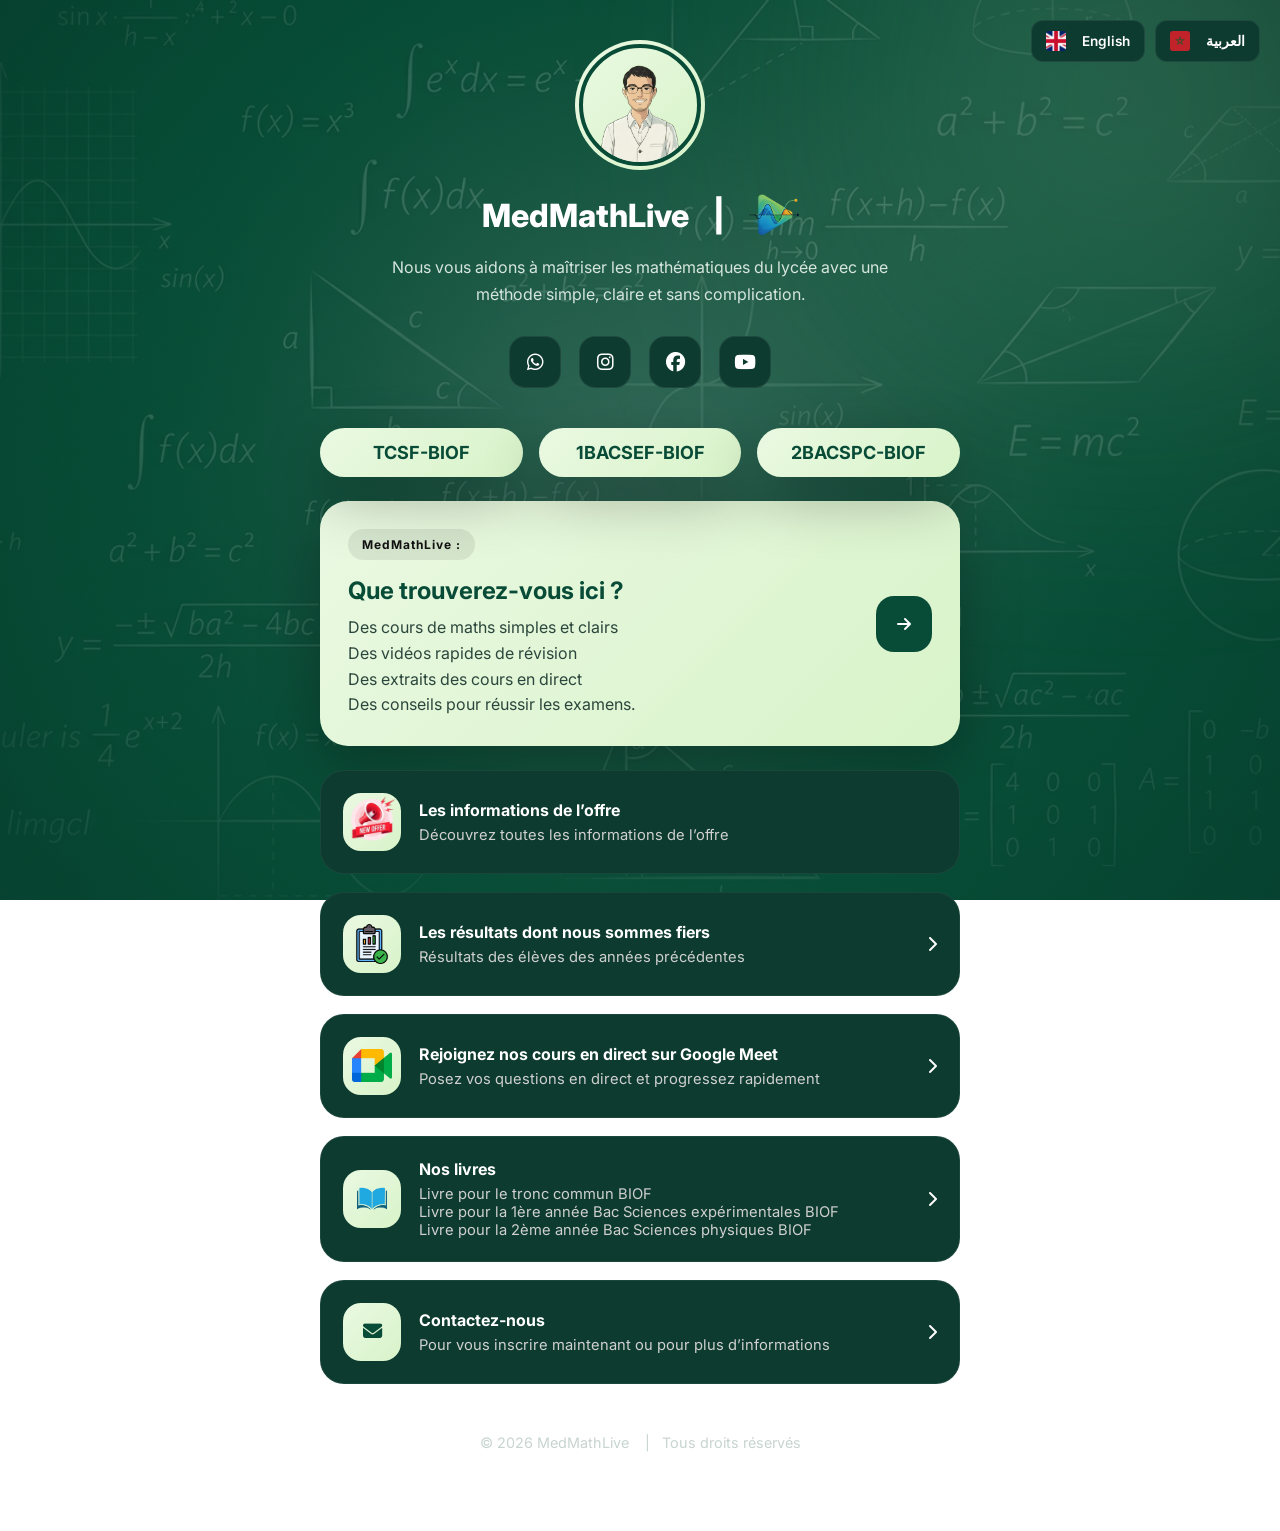
<file: index.html>
<!-- index.html -->
<!DOCTYPE html>
<html lang="fr">
<head>
  <meta charset="UTF-8" />
  <meta name="viewport" content="width=device-width, initial-scale=1.0" />
  <title>MedMathLive</title>

  <!-- Google Font -->
  <link rel="preconnect" href="https://fonts.googleapis.com">
  <link rel="preconnect" href="https://fonts.gstatic.com" crossorigin>
  <link href="https://fonts.googleapis.com/css2?family=Inter:wght@400;500;600;700;800&display=swap" rel="stylesheet">

  <!-- Icons -->
  <link
    rel="stylesheet"
    href="https://cdnjs.cloudflare.com/ajax/libs/font-awesome/6.5.1/css/all.min.css"
  />

  <link rel="stylesheet" href="style.css" />
</head>

<body>

  <div class="background-glow"></div>

  <!-- 🌐 LANGUAGE SWITCHER -->
  <div class="lang-switcher">
    <a href="en.html" class="lang-btn">
    <img src="images/uk-flag.png" alt="English" class="flag-icon">
    English
    </a>

   <a href="ar.html" class="lang-btn">
   <img src="images/morocco-flag.png" alt="Arabic" class="flag-icon">
  العربية
    </a>
  </div>

  <main class="container">

    <!-- Profile Section -->
    <section class="profile-section">

      <div class="profile-ring">
        <img
     src="images/imageprofile.png"
     alt="Profile Picture"
     class="profile-image"
     id="profileImg"
        />
      </div>

      <h1 class="title">
     MedMathLive&nbsp;&nbsp;&nbsp;&nbsp;| &nbsp;    
      <img src="images/logo.png" alt="Logo"   class="title-logo">
     </h1>

      <p class="bio">
        Nous vous aidons à maîtriser les mathématiques du lycée avec une méthode simple, claire et sans complication.
      </p>

      <div class="socials">

        <a href="https://wa.me/+212695561117" target="_blank">
        <i class="fab fa-whatsapp"></i>
        </a>

        <a href="https://www.instagram.com/medmathlive/" target="_blank">
          <i class="fab fa-instagram"></i>
        </a>

        <a href="https://web.facebook.com/MedMathLive" target="_blank">
          <i class="fab fa-facebook"></i>
        </a>

        <a href="https://www.youtube.com/@MedMathLive" target="_blank">
          <i class="fab fa-youtube"></i>
        </a>


      </div>

    </section>

   <!-- annees -->
   <div class="annees-row">

  <a class="featured-card small-card">
    <div class="featured-content">
      <h2>TCSF-BIOF</h2>
    </div>
  </a>
 
   <a class="featured-card small-card">
    <div class="featured-content">
      <h2>1BACSEF-BIOF</h2>
    </div>
   </a>

   <a class="featured-card small-card">
    <div class="featured-content">
      <h2>2BACSPC-BIOF</h2>
    </div>
   </a>
    </div>


    <!-- Featured CTA -->
    <a href="infoes.html" class="featured-card">

      <div class="featured-content">
        <span class="featured-badge">MedMathLive :</span>

        <h2>Que trouverez-vous ici ?</h2>

        <p>
          Des cours de maths simples et clairs<br>
Des vidéos rapides de révision<br>
Des extraits des cours en direct<br>
Des conseils pour réussir les examens.
        </p>
      </div>

      <div class="featured-arrow">
        <i class="fa-solid fa-arrow-right"></i>
      </div>

    </a>

    <!-- Links -->
    <section class="links-section">

      <a href="infoes.html" class="link-card">
     <div class="link-left">
    <div class="icon-box">
     <img src="images/offreinfo.png" alt="Resources" class="custom-icon big-icon">
    </div>
  
     <div>
      <h3>Les informations de l’offre</h3>
      <p>Découvrez toutes les informations de l’offre</p>
    </div>
    </div>

      <a href="rslt.html" class="link-card">
     <div class="link-left">
    <div class="icon-box">
      <img src="images/clipboard-check.png" alt="Resources" class="custom-icon">
    </div>
  
     <div>
      <h3>Les résultats dont nous sommes fiers</h3>
      <p>Résultats des élèves des années précédentes</p>
    </div>
    </div>

    <i class="fa-solid fa-chevron-right"></i>
    </a>

     <a href="https://example.com" class="link-card">
     <div class="link-left">
    <div class="icon-box">
      <img src="images/googlemeetlogo.png" alt="Resources" class="custom-icon">
    </div>

          <div>
            <h3>Rejoignez nos cours en direct sur Google Meet</h3>
            <p>Posez vos questions en direct et progressez rapidement</p>
          </div>
        </div>

        <i class="fa-solid fa-chevron-right"></i>
      </a>

      <a href="https://example.com" class="link-card">
     <div class="link-left">
    <div class="icon-box">
      <img src="images/book.png" alt="Resources" class="custom-icon">
    </div>

          <div>
            <h3>Nos livres</h3>
            <p class="multi-line">Livre pour le tronc commun BIOF
Livre pour la 1ère année Bac Sciences expérimentales BIOF
Livre pour la 2ème année Bac Sciences physiques BIOF</p>
          </div>
        </div>

        <i class="fa-solid fa-chevron-right"></i>
      </a>

      <a href="mailto:mathslives20@gmail.com" class="link-card">
        <div class="link-left">
          <div class="icon-box">
            <i class="fa-solid fa-envelope"></i>
          </div>

          <div>
            <h3>Contactez-nous</h3>
            <p>Pour vous inscrire maintenant ou pour plus d’informations</p>
          </div>
        </div>

        <i class="fa-solid fa-chevron-right"></i>
      </a>

    </section>

    <footer>
      <p>© 2026 MedMathLive&nbsp;&nbsp;&nbsp;&nbsp;| &nbsp; Tous droits réservés</p>
    </footer>

  </main>
<script>
  const ring = document.querySelector(".profile-ring");
  const img = document.getElementById("profileImg");

  const img1 = "images/imageprofile.png";
  const img2 = "images/imageprofile2.png";

  let toggled = false;
  let busy = false; // prevents overlap

  function animateSwap(targetImg) {
    if (busy) return;
    busy = true;

    ring.classList.add("spin");

    setTimeout(() => {
      img.src = targetImg;
    }, 500); // swap mid rotation

    setTimeout(() => {
      ring.classList.remove("spin");
      busy = false;
    }, 1000);
  }

  // CLICK behavior (toggle each time)
  ring.addEventListener("click", () => {
    toggled = !toggled;
    animateSwap(toggled ? img2 : img1);
  });

  // 🔥 INTRO SEQUENCE (run once)
  window.addEventListener("load", () => {
    // start state
    img.src = img1;

    setTimeout(() => {
      animateSwap(img2);

      // after 3s, go back
      setTimeout(() => {
        animateSwap(img1);
      }, 4000); // 1s animation + 3s wait
    }, 1000);
  });
</script>

</body>
</html>
</file>
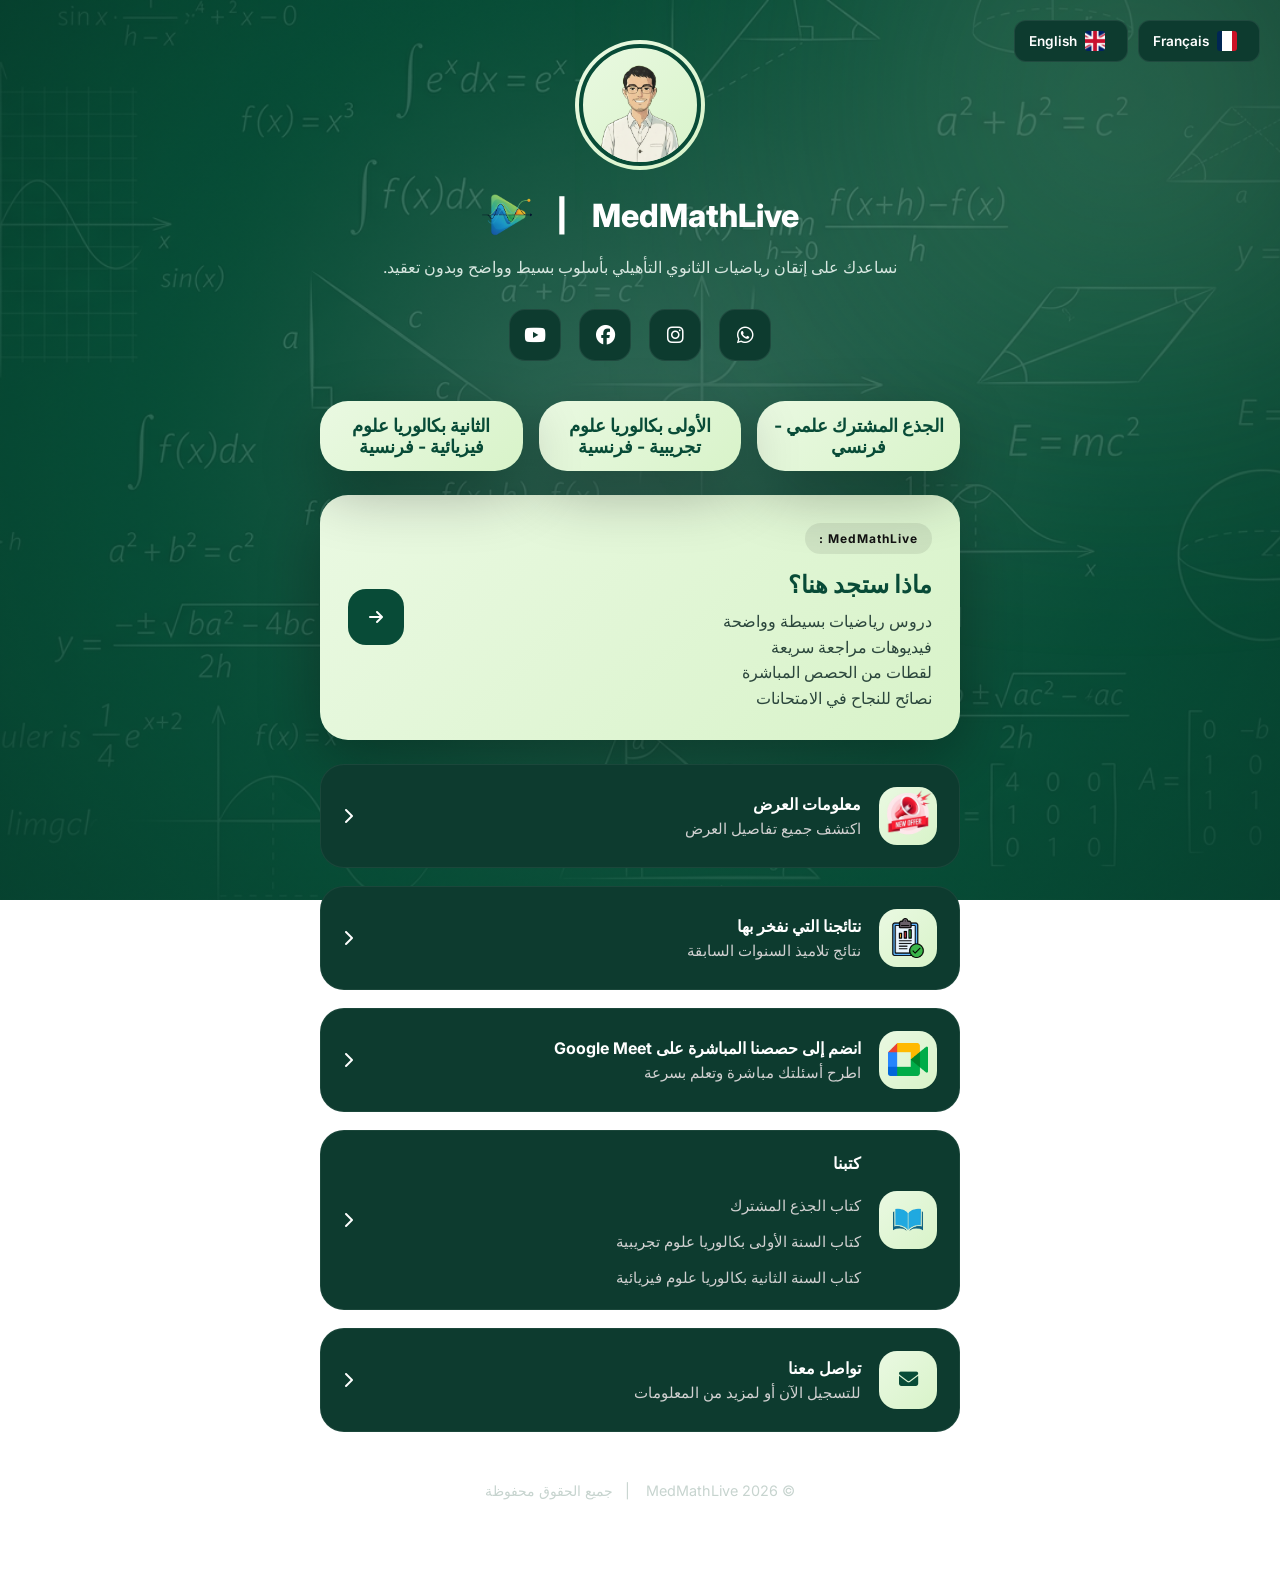
<file: ar.html>
<!-- index.html -->
<!DOCTYPE html>
<html lang="ar" dir="rtl">
<head>
  <meta charset="UTF-8" />
  <meta name="viewport" content="width=device-width, initial-scale=1.0" />
  <title>MedMathLive</title>

  <!-- Google Font -->
  <link rel="preconnect" href="https://fonts.googleapis.com">
  <link rel="preconnect" href="https://fonts.gstatic.com" crossorigin>
  <link href="https://fonts.googleapis.com/css2?family=Inter:wght@400;500;600;700;800&display=swap" rel="stylesheet">

  <!-- Icons -->
  <link rel="stylesheet"
        href="https://cdnjs.cloudflare.com/ajax/libs/font-awesome/6.5.1/css/all.min.css"/>

  <link rel="stylesheet" href="style.css" />
</head>

<body>

  <div class="background-glow"></div>

  <!-- 🌐 LANGUAGE SWITCHER -->
  <div class="lang-switcher">
    <a href="index.html" class="lang-btn">
      <img src="images/FranceFlag.png" alt="French" class="flag-icon">
      Français
    </a>

    <a href="en.html" class="lang-btn">
      <img src="images/uk-flag.png" alt="English" class="flag-icon">
      English
    </a>
  </div>

  <main class="container">

    <!-- Profile Section -->
    <section class="profile-section">

      <div class="profile-ring">
        <img
          src="images/imageprofile.png"
          alt="Profile Picture"
          class="profile-image"
          id="profileImg"
        />
      </div>

      <h1 class="title">
        MedMathLive&nbsp;&nbsp;&nbsp;&nbsp;| &nbsp;
        <img src="images/logo.png" alt="Logo" class="title-logo">
      </h1>

      <p class="bio">
        نساعدك على إتقان رياضيات الثانوي التأهيلي بأسلوب بسيط وواضح وبدون تعقيد.
      </p>

      <div class="socials">

        <a href="https://wa.me/+212695561117" target="_blank">
          <i class="fab fa-whatsapp"></i>
        </a>

        <a href="https://www.instagram.com/medmathlive/" target="_blank">
          <i class="fab fa-instagram"></i>
        </a>

        <a href="https://web.facebook.com/MedMathLive" target="_blank">
          <i class="fab fa-facebook"></i>
        </a>

        <a href="https://www.youtube.com/@MedMathLive" target="_blank">
          <i class="fab fa-youtube"></i>
        </a>

      </div>

    </section>

 <!-- annees -->
   <div class="annees-row">

  <a class="featured-card small-card">
    <div class="featured-content">
      <h2>الجذع المشترك علمي - فرنسي</h2>
    </div>
  </a>
   <a class="featured-card small-card">
    <div class="featured-content">
      <h2>الأولى بكالوريا علوم تجريبية - فرنسية</h2>
    </div>
   </a>

   <a class="featured-card small-card">
    <div class="featured-content">
      <h2>الثانية بكالوريا علوم فيزيائية - فرنسية</h2>
    </div>
   </a>
    </div>



    <!-- Featured CTA -->
    <a href="infoes.html" class="featured-card">

      <div class="featured-content">
        <span class="featured-badge">MedMathLive :</span>

        <h2>ماذا ستجد هنا؟</h2>

        <p>
          دروس رياضيات بسيطة وواضحة<br>
          فيديوهات مراجعة سريعة<br>
          لقطات من الحصص المباشرة<br>
          نصائح للنجاح في الامتحانات
        </p>
      </div>

      <div class="featured-arrow">
        <i class="fa-solid fa-arrow-right"></i>
      </div>

    </a>

    <!-- Links -->
    <section class="links-section">

      <a href="infoes.html" class="link-card">
        <div class="link-left">
          <div class="icon-box">
            <img src="images/offreinfo.png" alt="Offer Info" class="custom-icon big-icon">
          </div>

          <div>
            <h3>معلومات العرض</h3>
            <p>اكتشف جميع تفاصيل العرض</p>
          </div>
        </div>
        <i class="fa-solid fa-chevron-right"></i>
      </a>

      <a href="rslt.html" class="link-card">
        <div class="link-left">
          <div class="icon-box">
            <img src="images/clipboard-check.png" alt="Results" class="custom-icon">
          </div>

          <div>
            <h3>نتائجنا التي نفخر بها</h3>
            <p>نتائج تلاميذ السنوات السابقة</p>
          </div>
        </div>
        <i class="fa-solid fa-chevron-right"></i>
      </a>

      <a href="https://example.com" class="link-card">
        <div class="link-left">
          <div class="icon-box">
            <img src="images/googlemeetlogo.png" alt="Google Meet" class="custom-icon">
          </div>

          <div>
            <h3>انضم إلى حصصنا المباشرة على Google Meet</h3>
            <p>اطرح أسئلتك مباشرة وتعلم بسرعة</p>
          </div>
        </div>
        <i class="fa-solid fa-chevron-right"></i>
      </a>

      <a href="https://example.com" class="link-card">
        <div class="link-left">
          <div class="icon-box">
            <img src="images/book.png" alt="Books" class="custom-icon">
          </div>

          <div>
            <h3>كتبنا</h3>
            <p class="multi-line">
              كتاب الجذع المشترك<br>
              كتاب السنة الأولى بكالوريا علوم تجريبية<br>
              كتاب السنة الثانية بكالوريا علوم فيزيائية
            </p>
          </div>
        </div>
        <i class="fa-solid fa-chevron-right"></i>
      </a>

      <a href="mailto:mathslives20@gmail.com" class="link-card">
        <div class="link-left">
          <div class="icon-box">
            <i class="fa-solid fa-envelope"></i>
          </div>

          <div>
            <h3>تواصل معنا</h3>
            <p>للتسجيل الآن أو لمزيد من المعلومات</p>
          </div>
        </div>
        <i class="fa-solid fa-chevron-right"></i>
      </a>

    </section>

    <footer>
      <p>© 2026 MedMathLive&nbsp;&nbsp;&nbsp;&nbsp;| &nbsp; جميع الحقوق محفوظة</p>
    </footer>

  </main>

<script>
  const ring = document.querySelector(".profile-ring");
  const img = document.getElementById("profileImg");

  const img1 = "images/imageprofile.png";
  const img2 = "images/imageprofile2.png";

  let toggled = false;
  let busy = false;

  function animateSwap(targetImg) {
    if (busy) return;
    busy = true;

    ring.classList.add("spin");

    setTimeout(() => {
      img.src = targetImg;
    }, 500);

    setTimeout(() => {
      ring.classList.remove("spin");
      busy = false;
    }, 1000);
  }

  ring.addEventListener("click", () => {
    toggled = !toggled;
    animateSwap(toggled ? img2 : img1);
  });

  window.addEventListener("load", () => {
    img.src = img1;

    setTimeout(() => {
      animateSwap(img2);

      setTimeout(() => {
        animateSwap(img1);
      }, 4000);
    }, 1000);
  });
</script>

</body>
</html>
</file>
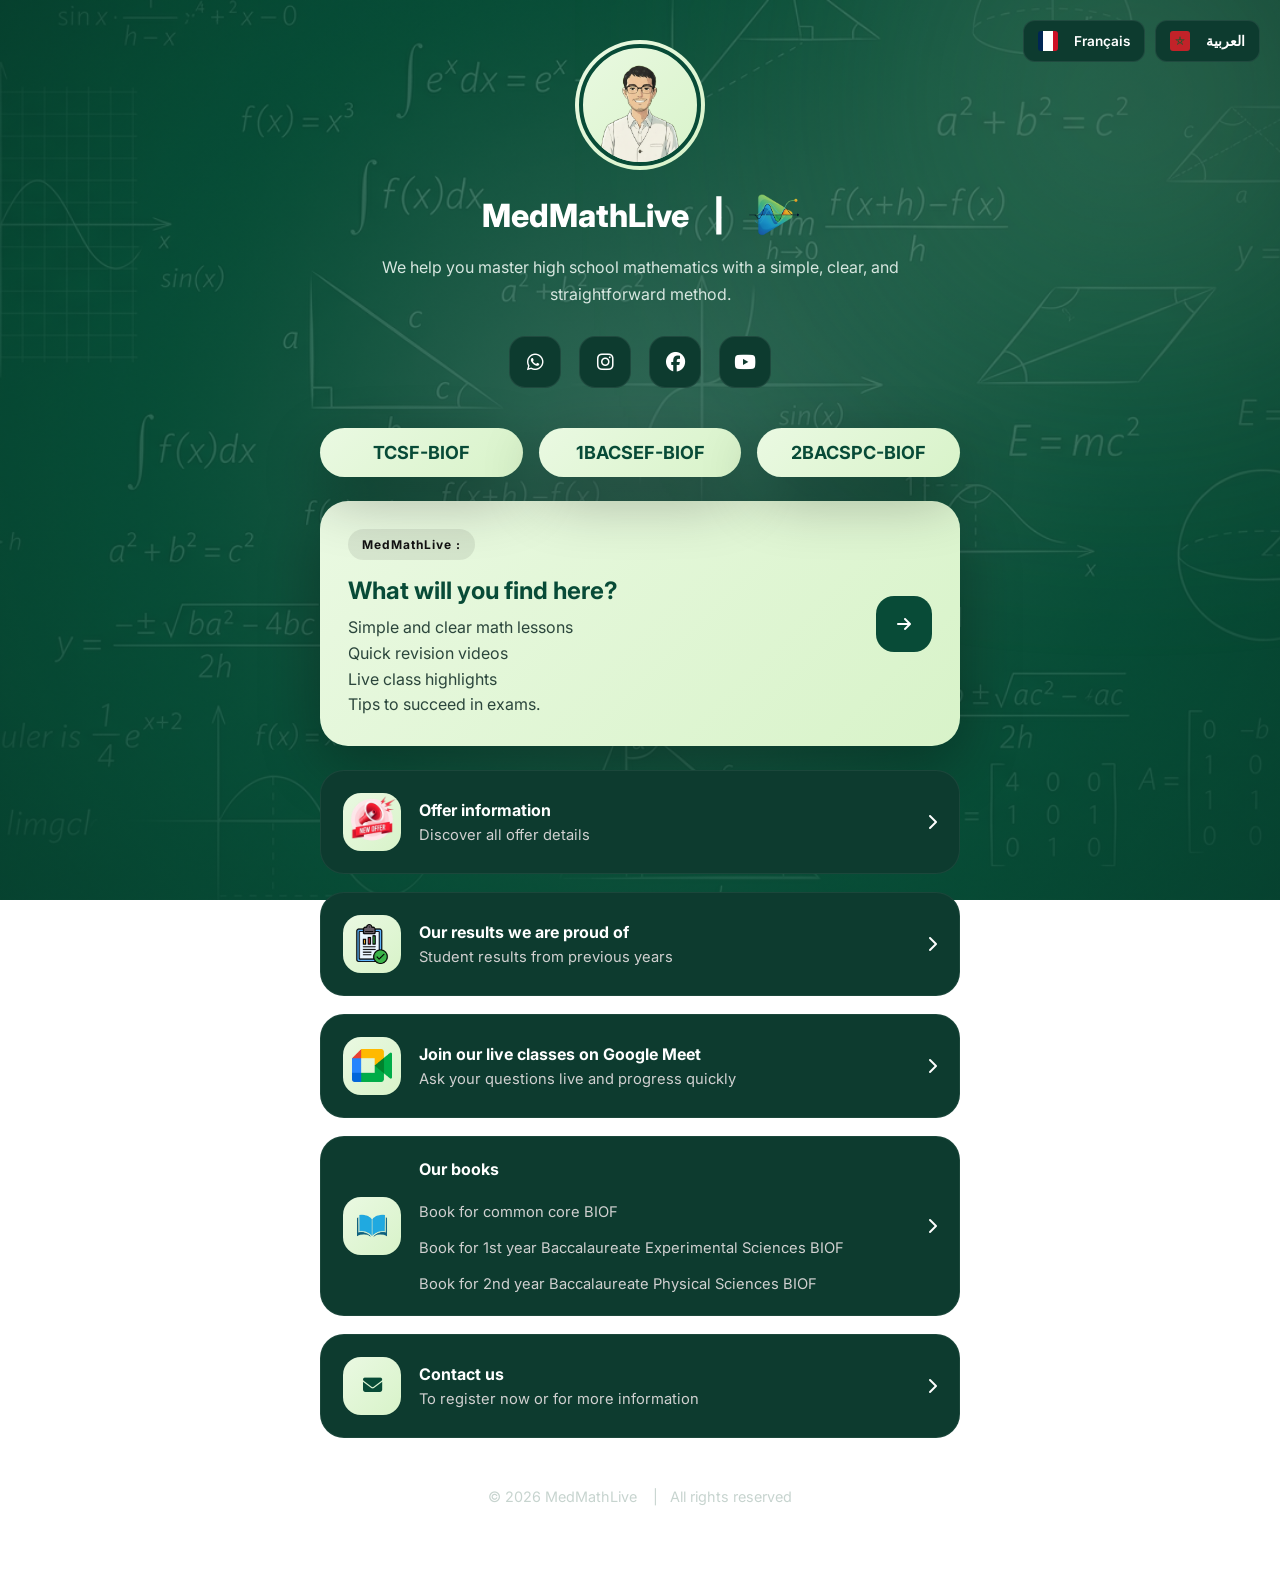
<file: en.html>
<!-- index.html -->
<!DOCTYPE html>
<html lang="en">
<head>
  <meta charset="UTF-8" />
  <meta name="viewport" content="width=device-width, initial-scale=1.0" />
  <title>MedMathLive</title>

  <!-- Google Font -->
  <link rel="preconnect" href="https://fonts.googleapis.com">
  <link rel="preconnect" href="https://fonts.gstatic.com" crossorigin>
  <link href="https://fonts.googleapis.com/css2?family=Inter:wght@400;500;600;700;800&display=swap" rel="stylesheet">

  <!-- Icons -->
  <link rel="stylesheet"
        href="https://cdnjs.cloudflare.com/ajax/libs/font-awesome/6.5.1/css/all.min.css"/>

  <link rel="stylesheet" href="style.css" />
</head>

<body>

  <div class="background-glow"></div>

  <!-- 🌐 LANGUAGE SWITCHER -->
  <div class="lang-switcher">
    <a href="index.html" class="lang-btn">
      <img src="images/FranceFlag.png" alt="French" class="flag-icon">
      Français
    </a>

    <a href="ar.html" class="lang-btn">
      <img src="images/morocco-flag.png" alt="Arabic" class="flag-icon">
      العربية
    </a>
  </div>

  <main class="container">

    <!-- Profile Section -->
    <section class="profile-section">

      <div class="profile-ring">
        <img
          src="images/imageprofile.png"
          alt="Profile Picture"
          class="profile-image"
          id="profileImg"
        />
      </div>

      <h1 class="title">
        MedMathLive&nbsp;&nbsp;&nbsp;&nbsp;| &nbsp;
        <img src="images/logo.png" alt="Logo" class="title-logo">
      </h1>

      <p class="bio">
        We help you master high school mathematics with a simple, clear, and straightforward method.
      </p>

      <div class="socials">

        <a href="https://wa.me/+212695561117" target="_blank">
          <i class="fab fa-whatsapp"></i>
        </a>

        <a href="https://www.instagram.com/medmathlive/" target="_blank">
          <i class="fab fa-instagram"></i>
        </a>

        <a href="https://web.facebook.com/MedMathLive" target="_blank">
          <i class="fab fa-facebook"></i>
        </a>

        <a href="https://www.youtube.com/@MedMathLive" target="_blank">
          <i class="fab fa-youtube"></i>
        </a>

      </div>

    </section>
  <!-- annees -->
   <div class="annees-row">

  <a class="featured-card small-card">
    <div class="featured-content">
      <h2>TCSF-BIOF</h2>
    </div>
  </a>
 
   <a class="featured-card small-card">
    <div class="featured-content">
      <h2>1BACSEF-BIOF</h2>
    </div>
   </a>

   <a class="featured-card small-card">
    <div class="featured-content">
      <h2>2BACSPC-BIOF</h2>
    </div>
   </a>
    </div>


    <!-- Featured CTA -->
    <a href="infoes.html" class="featured-card">

      <div class="featured-content">
        <span class="featured-badge">MedMathLive :</span>

        <h2>What will you find here?</h2>

        <p>
          Simple and clear math lessons<br>
          Quick revision videos<br>
          Live class highlights<br>
          Tips to succeed in exams.
        </p>
      </div>

      <div class="featured-arrow">
        <i class="fa-solid fa-arrow-right"></i>
      </div>

    </a>

    <!-- Links -->
    <section class="links-section">

      <a href="infoes.html" class="link-card">
        <div class="link-left">
          <div class="icon-box">
            <img src="images/offreinfo.png" alt="Offer Info" class="custom-icon big-icon">
          </div>

          <div>
            <h3>Offer information</h3>
            <p>Discover all offer details</p>
          </div>
        </div>
        <i class="fa-solid fa-chevron-right"></i>
      </a>

      <a href="rslt.html" class="link-card">
        <div class="link-left">
          <div class="icon-box">
            <img src="images/clipboard-check.png" alt="Results" class="custom-icon">
          </div>

          <div>
            <h3>Our results we are proud of</h3>
            <p>Student results from previous years</p>
          </div>
        </div>
        <i class="fa-solid fa-chevron-right"></i>
      </a>

      <a href="https://example.com" class="link-card">
        <div class="link-left">
          <div class="icon-box">
            <img src="images/googlemeetlogo.png" alt="Google Meet" class="custom-icon">
          </div>

          <div>
            <h3>Join our live classes on Google Meet</h3>
            <p>Ask your questions live and progress quickly</p>
          </div>
        </div>
        <i class="fa-solid fa-chevron-right"></i>
      </a>

      <a href="https://example.com" class="link-card">
        <div class="link-left">
          <div class="icon-box">
            <img src="images/book.png" alt="Books" class="custom-icon">
          </div>

          <div>
            <h3>Our books</h3>
            <p class="multi-line">
              Book for common core BIOF<br>
              Book for 1st year Baccalaureate Experimental Sciences BIOF<br>
              Book for 2nd year Baccalaureate Physical Sciences BIOF
            </p>
          </div>
        </div>
        <i class="fa-solid fa-chevron-right"></i>
      </a>

      <a href="mailto:mathslives20@gmail.com" class="link-card">
        <div class="link-left">
          <div class="icon-box">
            <i class="fa-solid fa-envelope"></i>
          </div>

          <div>
            <h3>Contact us</h3>
            <p>To register now or for more information</p>
          </div>
        </div>
        <i class="fa-solid fa-chevron-right"></i>
      </a>

    </section>

    <footer>
      <p>© 2026 MedMathLive&nbsp;&nbsp;&nbsp;&nbsp;| &nbsp; All rights reserved</p>
    </footer>

  </main>

<script>
  const ring = document.querySelector(".profile-ring");
  const img = document.getElementById("profileImg");

  const img1 = "images/imageprofile.png";
  const img2 = "images/imageprofile2.png";

  let toggled = false;
  let busy = false;

  function animateSwap(targetImg) {
    if (busy) return;
    busy = true;

    ring.classList.add("spin");

    setTimeout(() => {
      img.src = targetImg;
    }, 500);

    setTimeout(() => {
      ring.classList.remove("spin");
      busy = false;
    }, 1000);
  }

  ring.addEventListener("click", () => {
    toggled = !toggled;
    animateSwap(toggled ? img2 : img1);
  });

  window.addEventListener("load", () => {
    img.src = img1;

    setTimeout(() => {
      animateSwap(img2);

      setTimeout(() => {
        animateSwap(img1);
      }, 4000);
    }, 1000);
  });
</script>

</body>
</html>
</file>
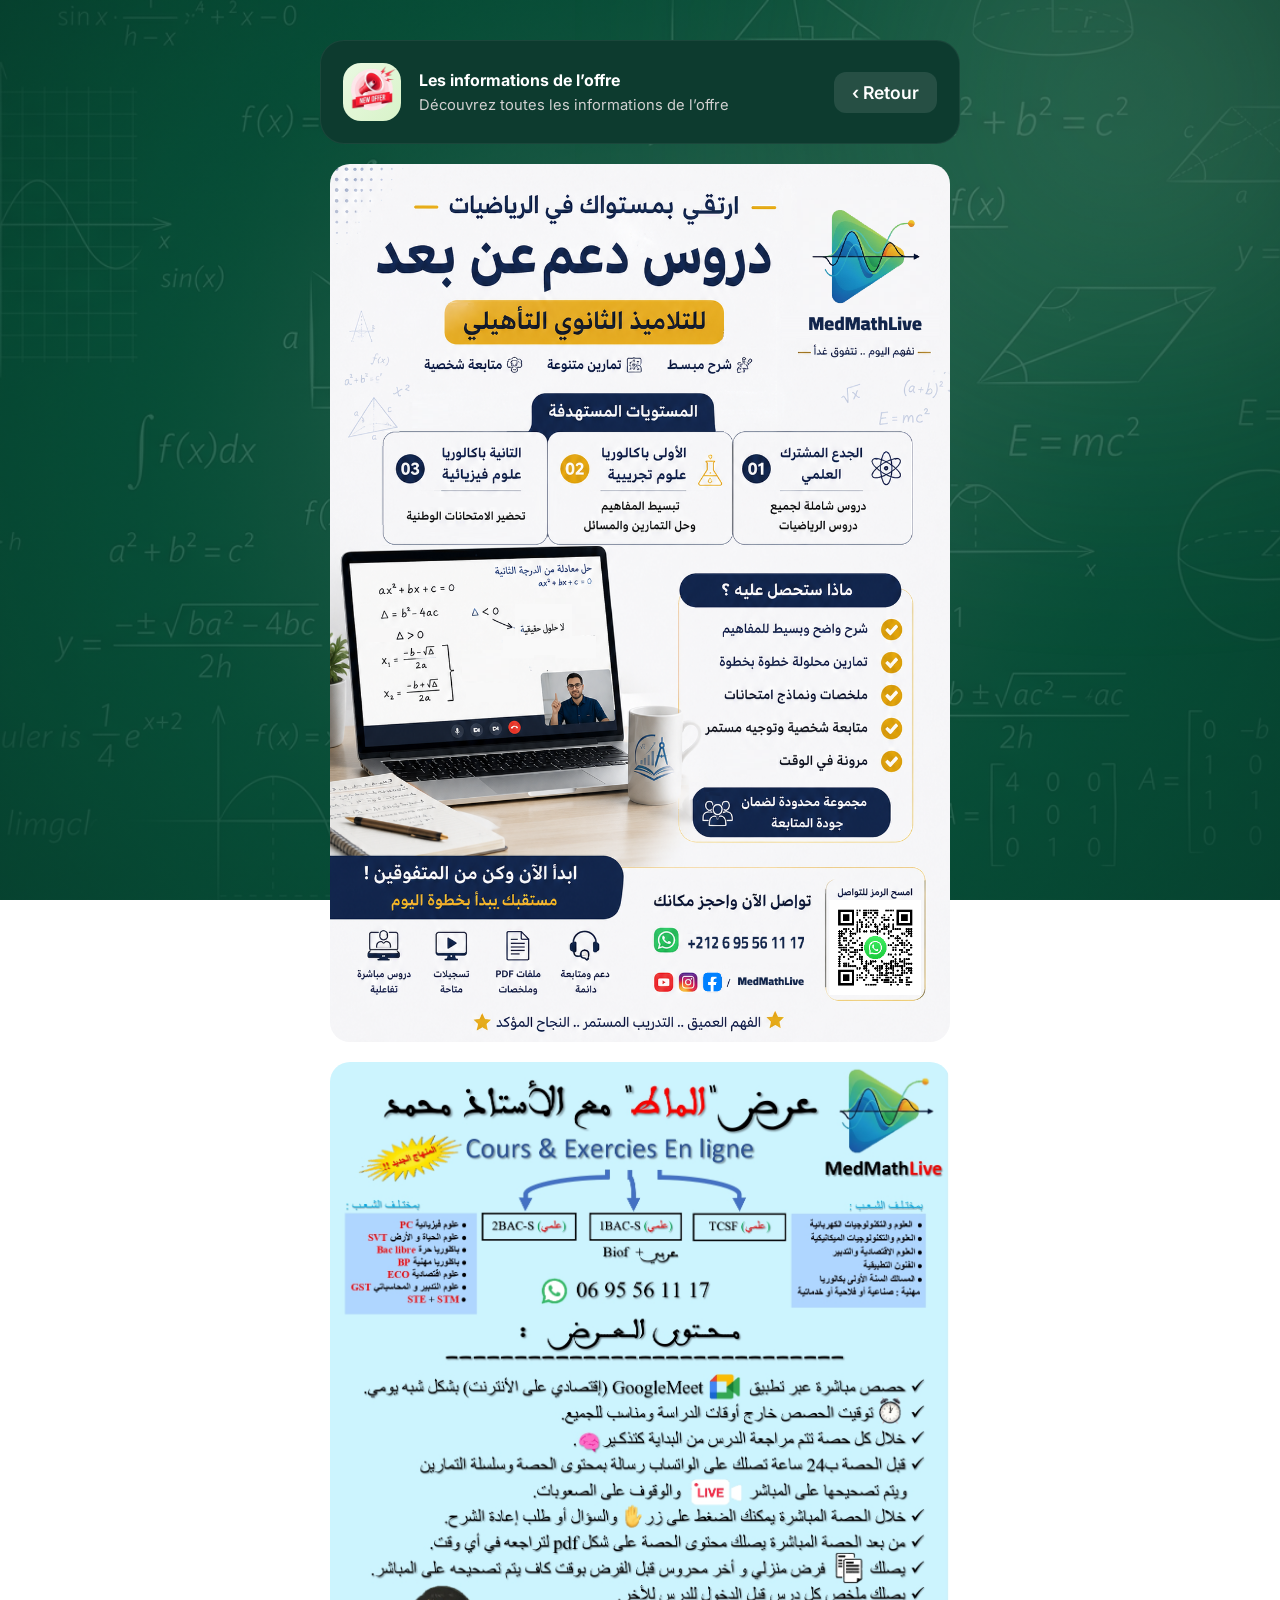
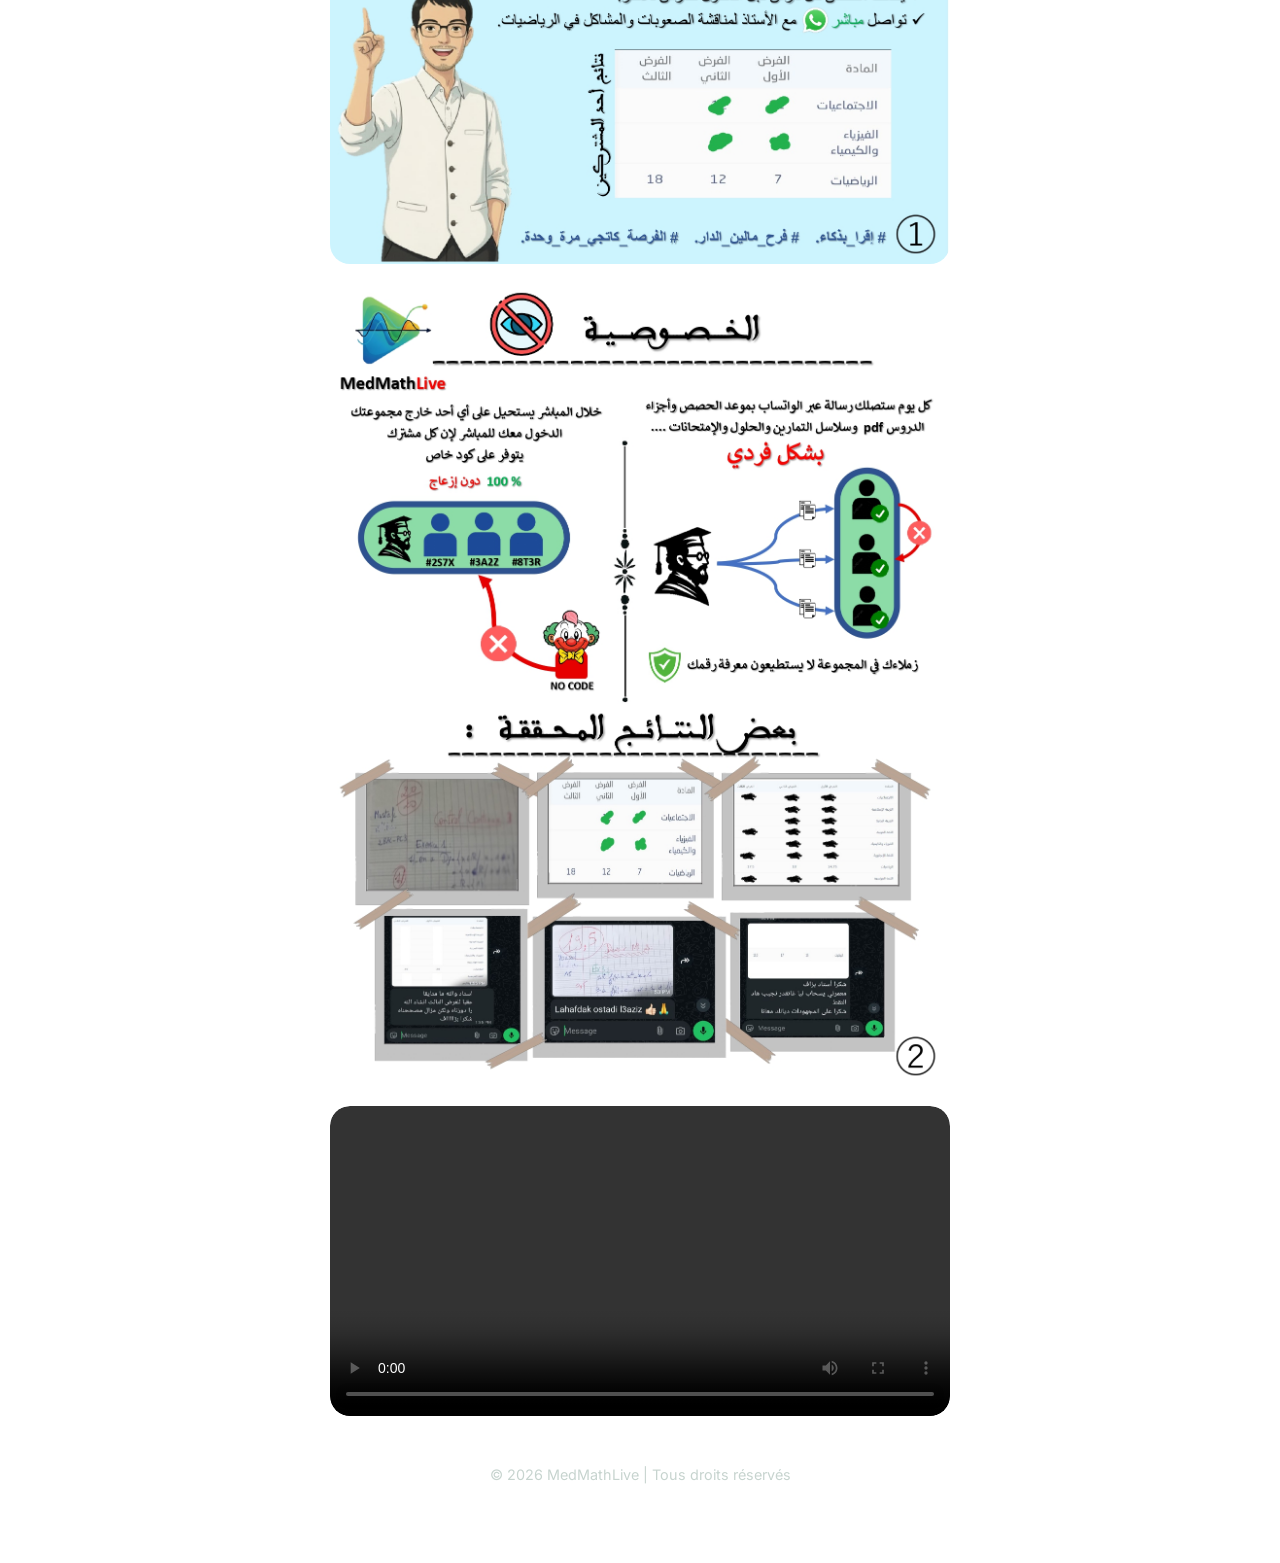
<file: infoes.html>
<!DOCTYPE html>
<html lang="fr">
<head>
  <meta charset="UTF-8" />
  <meta name="viewport" content="width=device-width, initial-scale=1.0" />
  <title>MedMathLive</title>

  <link rel="preconnect" href="https://fonts.googleapis.com">
  <link rel="preconnect" href="https://fonts.gstatic.com" crossorigin>
  <link href="https://fonts.googleapis.com/css2?family=Inter:wght@400;500;600;700;800&display=swap" rel="stylesheet">

  <link rel="stylesheet" href="https://cdnjs.cloudflare.com/ajax/libs/font-awesome/6.5.1/css/all.min.css"/>
  <link rel="stylesheet" href="style.css" />

  <style>
    .offer-gallery {
      width: 100%;
      max-width: 1200px;
      margin: 0 auto;
      display: flex;
      flex-direction: column;
      gap: 20px;
      padding: 0 10px;
    }

    .offer-gallery img {
      width: 100%;
      display: block;
      border-radius: 20px;
    }

    .offer-gallery iframe {
      width: 100%;
      aspect-ratio: 16 / 9;
      border: none;
      border-radius: 20px;
    }
  </style>
</head>

<body>

  <div class="background-glow"></div>

  <main class="container">

    <section class="links-section">
      <div class="link-card">
        <div class="link-left">
          <div class="icon-box">
            <img src="images/offreinfo.png" class="custom-icon big-icon" alt="Info">
          </div>

          <div>
            <h3>Les informations de l’offre</h3>
            <p>Découvrez toutes les informations de l’offre</p>
          </div>
        </div>

        <a href="index.html" class="back-btn">‹ Retour</a>
      </div>
    </section>

    <div style="height:20px;"></div>

    <!-- ================= MEDIA DISPLAY ================= -->
    <section class="offer-gallery">

      <img src="images_infoes/1.jpg" alt="Image 1">

      <img src="images_infoes/2.jpg" alt="Image 2">

      <img src="images_infoes/3.jpg" alt="Image 3">

      <div class="video-container">
     <video controls>
    <source src="https://medmathlive.github.io/medmathlive/images_infoes/vid.mp4" type="video/mp4">
    Your browser does not support the video tag.
    </video>
     </div>

    </section>

    <footer>
      <p>© 2026 MedMathLive | Tous droits réservés</p>
    </footer>

  </main>

</body>
</html>
</file>
<file: style.css>
/* style.css */

*{
  margin:0;
  padding:0;
  box-sizing:border-box;
}

body{
  font-family:'Inter',sans-serif;

  background:
    linear-gradient(
      rgba(8,75,55,0.72),
      rgba(8,75,55,0.78)
    ),
    url("images/backimage.png");

  background-size:cover;
  background-position:center;
  background-attachment:fixed;

  color:white;
  min-height:100vh;
  overflow-x:hidden;
  position:relative;
}

.background-glow{
  position:fixed;
  width:500px;
  height:500px;
  background:linear-gradient(
    135deg,
    #eaf9e2,
    #d8f3c9
  );
  filter:blur(140px);
  opacity:0.18;
  top:-150px;
  right:-100px;
  z-index:0;
}

.container{
  width:100%;
  max-width:680px;
  margin:auto;
  padding:40px 20px 80px;
  position:relative;
  z-index:1;
}

/* Profile */

.profile-section{
  text-align:center;
  margin-bottom:40px;
}

.profile-ring{
  width:130px;
  height:130px;
  margin:auto;
  border-radius:50%;
  padding:4px;
  background:linear-gradient(
    135deg,
    #eaf9e2,
    #d8f3c9
  );
  margin-bottom:20px;
}

.profile-image{
  width:100%;
  height:100%;
  object-fit:cover;
  border-radius:50%;
  border:4px solid #084b37;
}

.profile-section h1{
  font-size:2rem;
  font-weight:800;
  margin-bottom:14px;
}

.bio{
  max-width:520px;
  margin:auto;
  color:#d6e6df;
  line-height:1.7;
  font-size:1rem;
}

/* Socials */

.socials{
  display:flex;
  justify-content:center;
  gap:18px;
  margin-top:28px;
}

.socials a{
  width:52px;
  height:52px;
  border-radius:16px;
  background:#0d3b2f;
  display:flex;
  align-items:center;
  justify-content:center;
  text-decoration:none;
  color:white;
  font-size:1.2rem;
  transition:0.3s ease;
  border:1px solid rgba(255,255,255,0.08);
}

.socials a:hover{
  transform:translateY(-4px);
  background:#115340;
}

/* Featured Card */

.featured-card{
  display:flex;
  justify-content:space-between;
  align-items:center;
  gap:20px;
  text-decoration:none;
  color:#111;

  background:linear-gradient(
    135deg,
    #eaf9e2,
    #d8f3c9
  );

  padding:28px;
  border-radius:28px;
  margin-bottom:24px;

  box-shadow:
    0 20px 60px rgba(0,0,0,0.3);

  transition:0.3s ease;
}

.featured-card:hover{
  transform:translateY(-4px);
}

.featured-badge{
  display:inline-block;
  background:rgba(0,0,0,0.08);
  padding:8px 14px;
  border-radius:999px;
  font-size:0.75rem;
  font-weight:700;
  letter-spacing:1px;
  margin-bottom:16px;
}

.featured-card h2{
  font-size:1.5rem;
  margin-bottom:10px;
  color:#084b37;
}

.featured-card p{
  color:#2b463c;
  line-height:1.6;
}

.featured-arrow{
  min-width:56px;
  height:56px;
  border-radius:18px;
  background:#084b37;
  display:flex;
  align-items:center;
  justify-content:center;
  color:white;
  font-size:1rem;
}

/* Links */

.links-section{
  display:flex;
  flex-direction:column;
  gap:18px;
}

.link-card{
  background:#0d3b2f;
  border:1px solid rgba(255,255,255,0.06);
  border-radius:24px;
  padding:22px;

  display:flex;
  align-items:center;
  justify-content:space-between;

  text-decoration:none;
  color:white;

  transition:0.3s ease;
}

.link-card:hover{
  transform:translateY(-3px);
  background:#115340;
}

.link-left{
  display:flex;
  align-items:center;
  gap:18px;
}

.icon-box{
  width:58px;
  height:58px;
  border-radius:18px;

  background:linear-gradient(
    135deg,
    #eaf9e2,
    #d8f3c9
  );

  display:flex;
  align-items:center;
  justify-content:center;

  color:#084b37;
  font-size:1.2rem;
}

.link-card h3{
  font-size:1rem;
  margin-bottom:6px;
}

.link-card p{
  color:#d0d0d0;
  font-size:0.92rem;
}

/* Footer */

footer{
  text-align:center;
  margin-top:50px;
  color:#c7d4cf;
  font-size:0.9rem;
}

/* Mobile */

@media(max-width:600px){

  .featured-card{
    flex-direction:column;
    align-items:flex-start;
  }

  .featured-arrow{
    width:100%;
  }

  .profile-section h1{
    font-size:1.7rem;
  }

}


/* 🌐 LANGUAGE SWITCHER */
.lang-switcher{
  position:absolute;
  top:20px;
  right:20px;
  display:flex;
  gap:10px;
  z-index:999;
}

.lang-btn{
  padding:10px 14px;
  border-radius:12px;
  background:#0d3b2f;
  border:1px solid rgba(255,255,255,0.08);
  color:white;
  text-decoration:none;
  font-size:0.85rem;
  font-weight:600;
  transition:0.3s ease;
  backdrop-filter: blur(10px);
}

.lang-btn:hover{
  transform:translateY(-2px);
  background:#115340;
}

.flag-icon{
  width:20px;
  height:20px;
  object-fit:cover;
  border-radius:3px;
  margin-right:8px;
  vertical-align:middle;
}

.lang-btn{
  display:flex;
  align-items:center;
  gap:8px;
}

.title{
  display:flex;
  align-items:center;
  justify-content:center;
  gap:12px;
}

.title-logo{
  width:50px;
  height:50px;
  object-fit:cover;
  border-radius:12px;
}

.custom-icon {
  width: 40px;
  height: 40px;
  object-fit: contain;
}


.multi-line {
  white-space: pre-line;
}

@media (max-width: 1100px) {
  .lang-btn {
    padding: 4px 6px;   /* smaller padding */
    font-size: 0.5rem; /* smaller text */
  }

  .flag-icon {
    width: 10px;        /* smaller flag */
    height: 10px;
    margin-right: 2px;
  }
}


.big-icon {
    width: 60px;
    height: 60px;
}

/* ================= SLIDER ================= */

.slider-container{
  margin-bottom:30px;
}

.slider{
  position:relative;
  width:100%;
  height:420px;
  overflow:hidden;
  border-radius:24px;
}

/* track */
.slider-track{
  display:flex;
  height:100%;
  transition:transform 0.5s ease;
}

/* images */
.slider-track img{
  width:100%;
  height:100%;
  object-fit:contain;
  flex-shrink:0;
  border-radius:24px;
  background:linear-gradient(135deg,#0d3b2f,#115340);
}

/* arrows */
.slider-btn{
  position:absolute;
  top:50%;
  transform:translateY(-50%);
  width:45px;
  height:45px;
  border:none;
  border-radius:50%;
  background:rgba(0,0,0,0.4);
  color:white;
  cursor:pointer;
  display:flex;
  align-items:center;
  justify-content:center;
  z-index:10;
  transition:0.3s ease;
}

.slider-btn:hover{
  background:rgba(0,0,0,0.7);
}

.slider-btn.left{ left:10px; }
.slider-btn.right{ right:10px; }

/* dots */
.dots{
  display:flex;
  justify-content:center;
  align-items:center;
  gap:10px;
  margin-top:14px;
}

.dot{
  width:8px;
  height:8px;
  border-radius:50%;
  background:#000;
  opacity:0.6;
  transition:0.3s ease;
}

.dot.active{
  background:#fff;
  opacity:1;
  transform:scale(1.6);
}

.slider{
  touch-action:pan-y;
}

@media(max-width:600px){
  .slider-btn{
    display:none;
  }
}

.back-btn{
  color:white;
  text-decoration:none;
  font-weight:600;
  font-size:1.1rem;
  padding:10px 18px;
  border-radius:12px;
  background:rgba(255,255,255,0.1);
  transition:0.3s ease;
  display:flex;
  align-items:center;
  gap:6px;
}

.back-btn:hover{
  background:rgba(255,255,255,0.2);
  transform:translateY(-2px);
}


/* ================= ZOOM SCROLL SLIDER (FIXED RESPONSIVE) ================= */

.zoom-slider .slider {
  position: relative;
  width: 100%;
  height: 70vh;        /* ✅ responsive instead of fixed 500px */
  max-height: 650px;
  min-height: 320px;
  overflow: hidden;
  border-radius: 24px;
}

/* track */
.zoom-slider .slider-track {
  display: flex;
  height: 100%;
}

/* slide */
.zoom-slider .slide {
  min-width: 100%;
  height: 100%;
  overflow-y: auto;
  overflow-x: hidden;
  background: #0d3b2f;
  display: flex;
  justify-content: center;
  align-items: flex-start;
}

/* image */
.zoom-slider .slide img {
  width: 100%;
  height: auto;
  max-width: 100%;
  display: block;
}

.video-container {
  position: relative;
  width: 100%;
  height: 300% !important;
  max-width: 100%;
  overflow: hidden;
  border-radius: 20px;
}

.video-container video {
  position: relative;
  top: 0;
  left: 0;
  width: 100%;
  height: 300% !important;
  object-fit: contain; /* or cover */
  border-radius: 20px;
  display: block;
}

/* ================= MOBILE FIX ================= */

@media (max-width: 600px) {
  .zoom-slider .slider {
    height: 60vh;
  }

  .zoom-slider iframe {
    height: 60vh;
  }
}


/* rotation animation */
@keyframes ringSpin {
  0% {
    transform: rotateY(0deg);
  }
  50% {
    transform: rotateY(180deg);
  }
  100% {
    transform: rotateY(360deg);
  }
}

.profile-ring {
  perspective: 1000px;
}

.profile-ring.spin {
  animation: ringSpin 1s ease-in-out;
}

.annees-row {
  display: flex;
  gap: 16px;
  justify-content: space-between;
  margin-top: 20px;
}

/* make them smaller */
.small-card {
  flex: 1;
  padding: 14px 16px;
  text-align: center;
}

/* optional: make text nicer */
.small-card h2 {
  font-size: 18px;
  margin: 0;
}

/* mobile fix */
@media (max-width: 600px) {
  .annees-row {
    flex-direction: column;
  }
}

.small-card {
  display: flex;
  align-items: center;
  justify-content: center;
  text-align: center;
}
</file>
